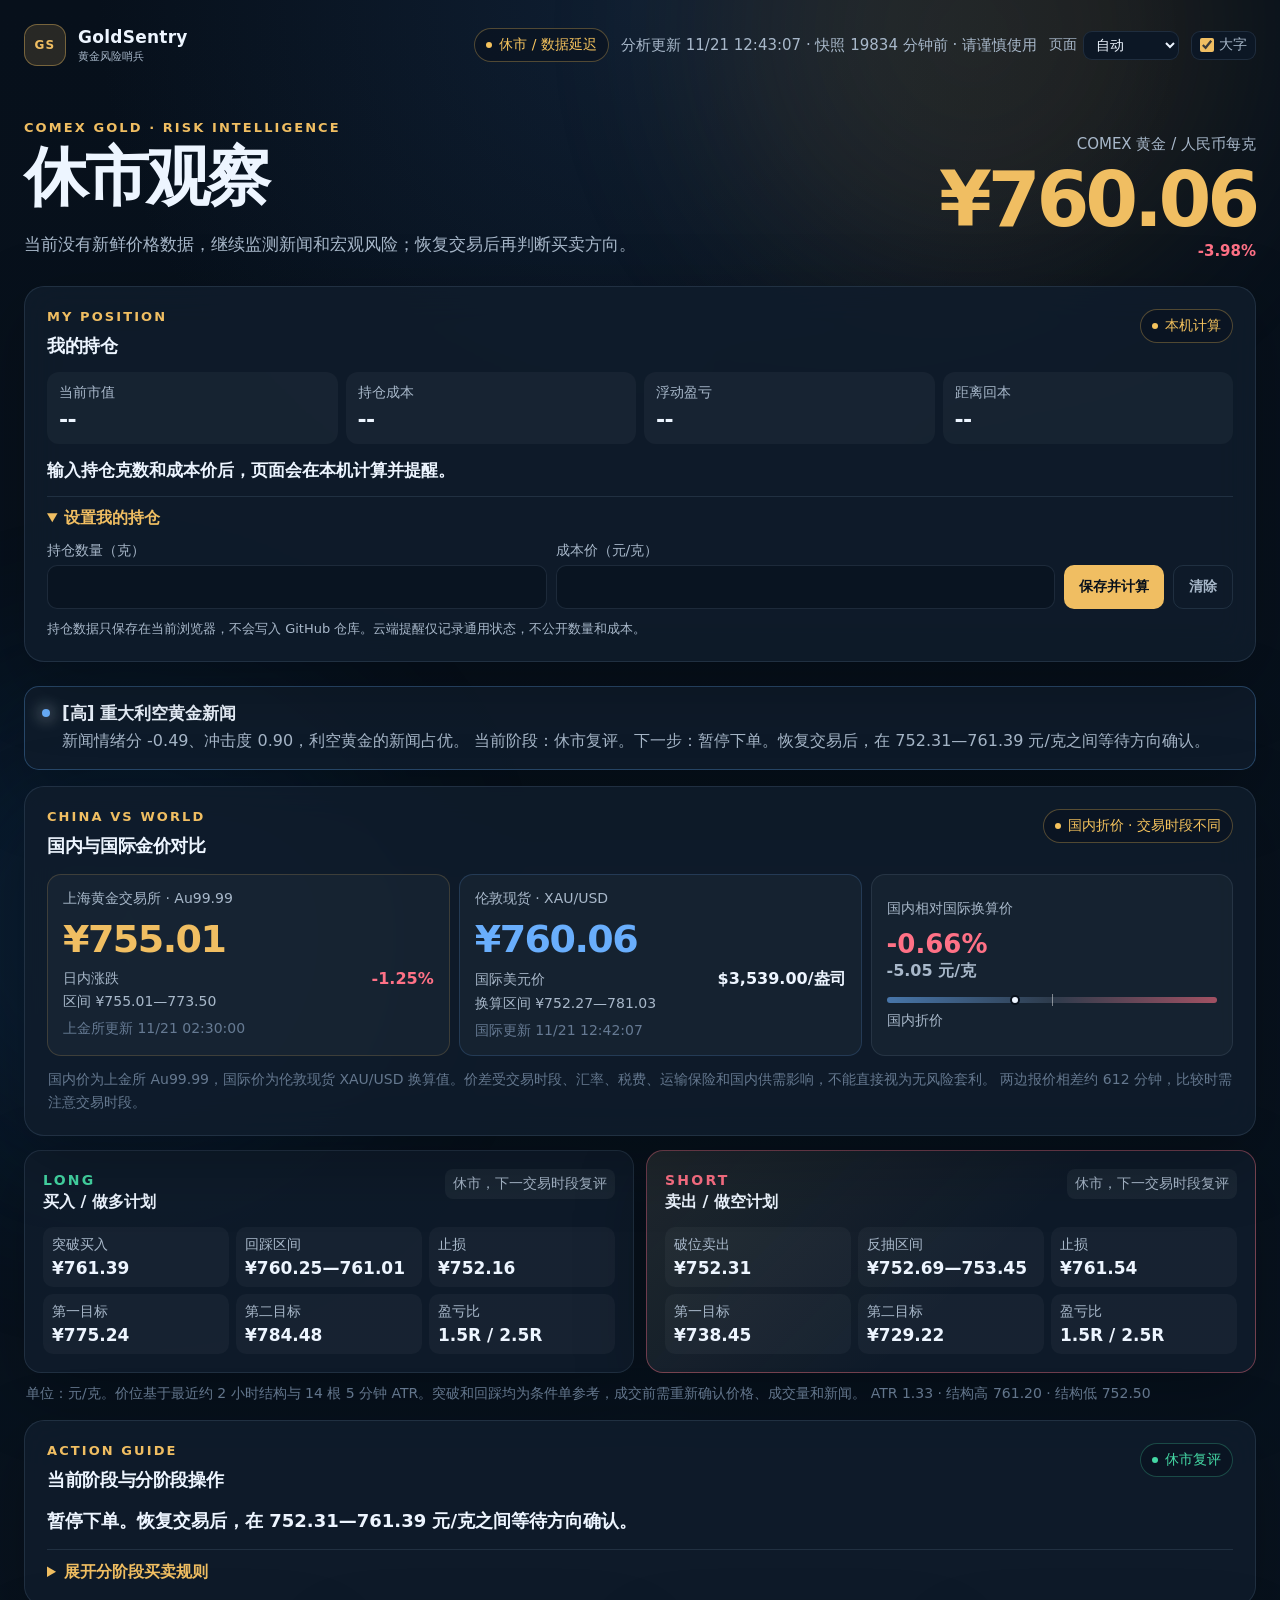
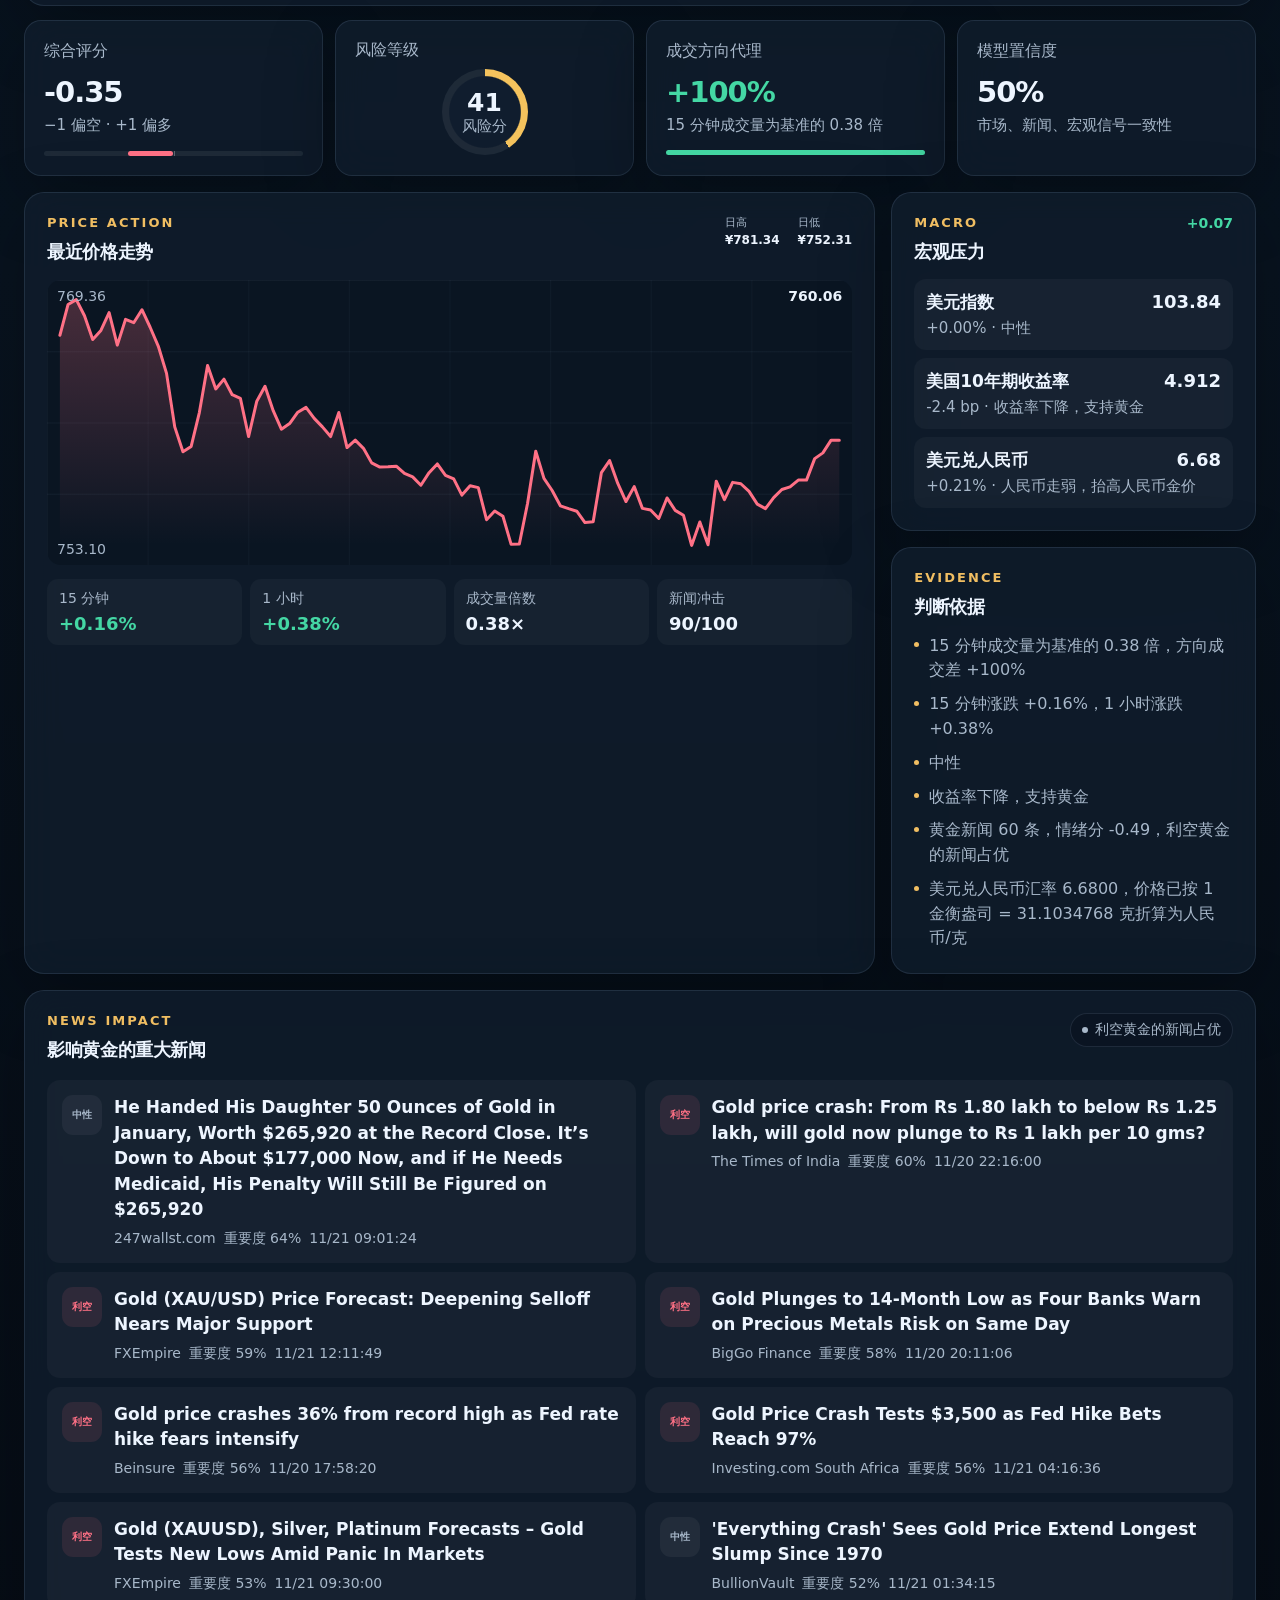
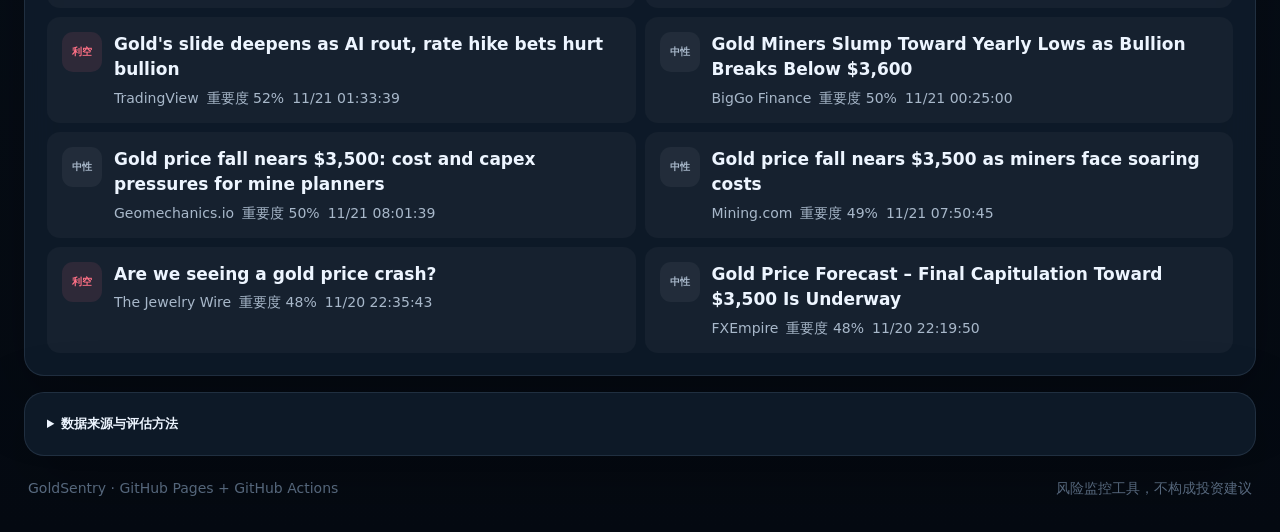
<file: site/index.html>
<!doctype html>
<html lang="zh-CN">
<head>
  <meta charset="utf-8">
  <meta name="viewport" content="width=device-width, initial-scale=1">
  <meta name="theme-color" content="#09111d">
  <meta name="description" content="GoldSentry 黄金价格、成交压力、宏观因子和重大新闻风险提醒">
  <title>GoldSentry · 黄金风险哨兵</title>
  <link rel="icon" href="favicon.svg" type="image/svg+xml">
  <link rel="stylesheet" href="styles.css">
</head>
<body>
  <div class="aurora aurora-one"></div>
  <div class="aurora aurora-two"></div>
  <main class="shell">
    <header class="topbar">
      <a class="brand" href="./" aria-label="GoldSentry 首页">
        <span class="brand-mark">GS</span>
        <span>
          <strong>GoldSentry</strong>
          <small>黄金风险哨兵</small>
        </span>
      </a>
      <div class="top-status">
        <span id="market-status" class="pill">读取数据</span>
        <span id="last-updated" class="muted">正在连接最新快照</span>
        <label class="view-switch">
          <span>页面</span>
          <select id="view-mode" aria-label="选择手机或电脑页面版本">
            <option value="auto">自动</option>
            <option value="mobile">手机版</option>
            <option value="desktop">电脑版</option>
            </select>
        </label>
        <label class="text-size-switch">
          <input id="large-text" type="checkbox" checked>
          <span>大字</span>
        </label>
      </div>
    </header>

    <section id="overview" class="hero">
      <div>
        <p class="eyebrow">COMEX GOLD · RISK INTELLIGENCE</p>
        <h1 id="decision">正在分析黄金风险</h1>
        <p id="action-text" class="hero-copy">读取价格方向、成交压力、美元、美债收益率和重大新闻。</p>
      </div>
      <div class="price-block">
        <span class="muted">COMEX 黄金 / 人民币每克</span>
        <strong id="price">--</strong>
        <span id="price-change" class="change neutral">--</span>
      </div>
    </section>

    <section id="portfolio" class="panel personal-panel">
      <div class="panel-head">
        <div>
          <p class="eyebrow">MY POSITION</p>
          <h2>我的持仓</h2>
        </div>
        <span id="portfolio-cloud-status" class="pill">本机计算</span>
      </div>
      <div class="portfolio-grid">
        <div><span>当前市值</span><strong id="portfolio-value">--</strong></div>
        <div><span>持仓成本</span><strong id="portfolio-cost">--</strong></div>
        <div><span>浮动盈亏</span><strong id="portfolio-pnl">--</strong></div>
        <div><span>距离回本</span><strong id="portfolio-breakeven">--</strong></div>
      </div>
      <p id="portfolio-action" class="portfolio-action">
        输入持仓克数和成本价后，页面会在本机浏览器计算并提醒。
      </p>
      <details id="portfolio-editor" class="portfolio-editor" open>
        <summary>设置我的持仓</summary>
        <form id="portfolio-form" class="portfolio-form">
          <label>持仓数量（克）
            <input id="portfolio-quantity" type="number" min="0.01" step="0.01" inputmode="decimal">
          </label>
          <label>成本价（元/克）
            <input id="portfolio-cost-input" type="number" min="0.01" step="0.01" inputmode="decimal">
          </label>
          <button type="submit">保存并计算</button>
          <button id="portfolio-clear" type="button" class="secondary">清除</button>
        </form>
        <small class="privacy-note">持仓数据只保存在当前浏览器，不会写入 GitHub 仓库。云端提醒仅记录通用状态，不公开数量和成本。</small>
      </details>
    </section>

    <section id="alerts" class="alerts" aria-live="polite">
      <article class="alert skeleton">正在检查风险阈值…</article>
    </section>

    <section id="comparison" class="panel comparison-panel">
      <div class="panel-head">
        <div>
          <p class="eyebrow">CHINA VS WORLD</p>
          <h2>国内与国际金价对比</h2>
        </div>
        <span id="comparison-status" class="pill">正在读取国内外价格</span>
      </div>
      <div class="comparison-grid">
        <article class="comparison-price domestic-price">
          <span class="comparison-label">上海黄金交易所 · Au99.99</span>
          <strong id="domestic-price">--</strong>
          <div class="comparison-change-row">
            <span>日内涨跌</span>
            <b id="domestic-change">--</b>
          </div>
          <small>区间 <span id="domestic-range">--</span></small>
          <time id="domestic-time">更新时间 --</time>
        </article>
        <article class="comparison-price international-price">
          <span class="comparison-label">伦敦现货 · XAU/USD</span>
          <strong id="international-price-cny">--</strong>
          <div class="comparison-change-row">
            <span>国际美元价</span>
            <b id="international-price-usd">--</b>
          </div>
          <small>换算区间 <span id="international-range">--</span></small>
          <time id="international-time">更新时间 --</time>
        </article>
        <article class="comparison-spread">
          <span class="comparison-label">国内相对国际换算价</span>
          <strong id="spread-pct">--</strong>
          <b id="spread-value">--</b>
          <div class="spread-meter" aria-hidden="true">
            <span class="spread-center"></span>
            <i id="spread-marker"></i>
          </div>
          <small id="spread-label">等待价差</small>
        </article>
      </div>
      <p id="comparison-note" class="comparison-note">
        国际价格将按实时 USD/CNY 和 1 金衡盎司 = 31.1034768 克换算。
      </p>
    </section>

    <section id="plans" class="plans" aria-label="买卖价位计划">
      <article id="buy-plan" class="plan buy-plan">
        <div class="plan-head">
          <div>
            <span class="plan-side">LONG</span>
            <h2>买入 / 做多计划</h2>
          </div>
          <span id="buy-plan-status" class="plan-status">等待价位</span>
        </div>
        <div class="plan-levels">
          <div><span>突破买入</span><strong id="buy-breakout">--</strong></div>
          <div><span>回踩区间</span><strong id="buy-pullback">--</strong></div>
          <div><span>止损</span><strong id="buy-stop">--</strong></div>
          <div><span>第一目标</span><strong id="buy-target1">--</strong></div>
          <div><span>第二目标</span><strong id="buy-target2">--</strong></div>
          <div><span>盈亏比</span><strong id="buy-rr">--</strong></div>
        </div>
      </article>
      <article id="sell-plan" class="plan sell-plan">
        <div class="plan-head">
          <div>
            <span class="plan-side">SHORT</span>
            <h2>卖出 / 做空计划</h2>
          </div>
          <span id="sell-plan-status" class="plan-status">等待价位</span>
        </div>
        <div class="plan-levels">
          <div><span>破位卖出</span><strong id="sell-breakdown">--</strong></div>
          <div><span>反抽区间</span><strong id="sell-rebound">--</strong></div>
          <div><span>止损</span><strong id="sell-stop">--</strong></div>
          <div><span>第一目标</span><strong id="sell-target1">--</strong></div>
          <div><span>第二目标</span><strong id="sell-target2">--</strong></div>
          <div><span>盈亏比</span><strong id="sell-rr">--</strong></div>
        </div>
      </article>
    </section>
    <p id="level-note" class="level-note">单位：元/克。价位按最近约 2 小时结构和 5 分钟 ATR 计算。</p>

    <section id="guidance" class="panel guidance-panel">
      <div class="panel-head">
        <div>
          <p class="eyebrow">ACTION GUIDE</p>
          <h2>当前阶段与分阶段操作</h2>
        </div>
        <span id="guidance-stage" class="pill">等待分析</span>
      </div>
      <p id="guidance-summary" class="guidance-summary">正在生成当前操作提示。</p>
      <details class="guidance-details">
        <summary>展开分阶段买卖规则</summary>
        <ol id="guidance-steps" class="guidance-steps">
          <li>等待价格、新闻和风控数据。</li>
        </ol>
      </details>
    </section>

    <section class="metrics" aria-label="关键指标">
      <article class="card">
        <span class="label">综合评分</span>
        <strong id="composite-score">--</strong>
        <small>−1 偏空 · +1 偏多</small>
        <div class="bar"><i id="score-bar"></i><b></b></div>
      </article>
      <article class="card risk-card">
        <span class="label">风险等级</span>
        <div class="ring" id="risk-ring">
          <strong id="risk-score">--</strong>
          <small>风险分</small>
        </div>
      </article>
      <article class="card">
        <span class="label">成交方向代理</span>
        <strong id="flow-ratio">--</strong>
        <small id="flow-caption">成交量异常程度 --</small>
        <div class="flow-bar">
          <i id="buy-flow"></i><i id="sell-flow"></i>
        </div>
      </article>
      <article class="card">
        <span class="label">模型置信度</span>
        <strong id="confidence">--</strong>
        <small>市场、新闻、宏观信号一致性</small>
      </article>
    </section>

    <section id="market" class="content-grid">
      <article class="panel chart-panel">
        <div class="panel-head">
          <div>
            <p class="eyebrow">PRICE ACTION</p>
            <h2>最近价格走势</h2>
          </div>
          <div class="range">
            <span>日高 <b id="day-high">--</b></span>
            <span>日低 <b id="day-low">--</b></span>
          </div>
        </div>
        <div id="chart" class="chart" role="img" aria-label="黄金最近价格曲线">
          <div class="empty-chart">等待价格数据</div>
        </div>
        <div class="return-grid">
          <div><span>15 分钟</span><strong id="return-15m">--</strong></div>
          <div><span>1 小时</span><strong id="return-1h">--</strong></div>
          <div><span>成交量倍数</span><strong id="volume-ratio">--</strong></div>
          <div><span>新闻冲击</span><strong id="news-impact">--</strong></div>
        </div>
      </article>

      <aside class="side-stack">
        <article class="panel">
          <div class="panel-head">
            <div>
              <p class="eyebrow">MACRO</p>
              <h2>宏观压力</h2>
            </div>
            <span id="macro-score" class="score-chip">--</span>
          </div>
          <div id="macro-list" class="macro-list">
            <div class="empty">等待美元和美债收益率数据</div>
          </div>
        </article>
        <article class="panel">
          <div class="panel-head">
            <div>
              <p class="eyebrow">EVIDENCE</p>
              <h2>判断依据</h2>
            </div>
          </div>
          <ul id="reasons" class="reasons">
            <li>正在计算价格与新闻信号。</li>
          </ul>
        </article>
      </aside>
    </section>

    <section id="news" class="panel news-panel">
      <div class="panel-head">
        <div>
          <p class="eyebrow">NEWS IMPACT</p>
          <h2>影响黄金的重大新闻</h2>
        </div>
        <span id="news-summary" class="pill">--</span>
      </div>
      <div id="news-list" class="news-list">
        <div class="empty">等待新闻数据</div>
      </div>
      <button id="news-toggle" class="news-toggle" type="button" hidden>展开更多新闻</button>
    </section>

    <details class="method panel">
      <summary>数据来源与评估方法</summary>
      <div class="method-grid">
        <p><strong>成交压力：</strong>使用 5 分钟 K 线方向、实体强度和成交量构建买盘/卖盘代理。普通行情源不提供逐笔主动成交，因此该值不是交易所认证的主动买/主动卖数据。</p>
        <p><strong>中国单位：</strong>原始 COMEX 美元/盎司行情按实时 USD/CNY 和 1 金衡盎司 = 31.1034768 克折算为人民币/克；汇率变化也会影响人民币金价。</p>
        <p><strong>新闻评分：</strong>对最近 24 小时的黄金相关标题做多来源去重，结合时效、来源级别、冲击词和定向词计算。重大事件仍应核对新闻正文。</p>
        <p><strong>提醒原则：</strong>买卖提醒需要价格方向、成交量异常和综合评分同时达到阈值。新闻或休市数据可单独触发风险提示。</p>
        <p><strong>重要限制：</strong>本工具用于风险监控，不构成投资建议，也不执行自动交易。GitHub Actions 定时任务可能延迟数分钟。</p>
      </div>
      <div id="sources" class="sources"></div>
    </details>

    <footer>
      <span>GoldSentry · GitHub Pages + GitHub Actions</span>
      <span>风险监控工具，不构成投资建议</span>
    </footer>
  </main>
  <nav class="mobile-nav" aria-label="手机页面导航">
    <a class="active" href="#overview">总览</a>
    <a href="#comparison">对比</a>
    <a href="#plans">买卖点</a>
    <a href="#market">行情</a>
    <a href="#news">新闻</a>
  </nav>
  <script src="app.js" defer></script>
</body>
</html>
</file>
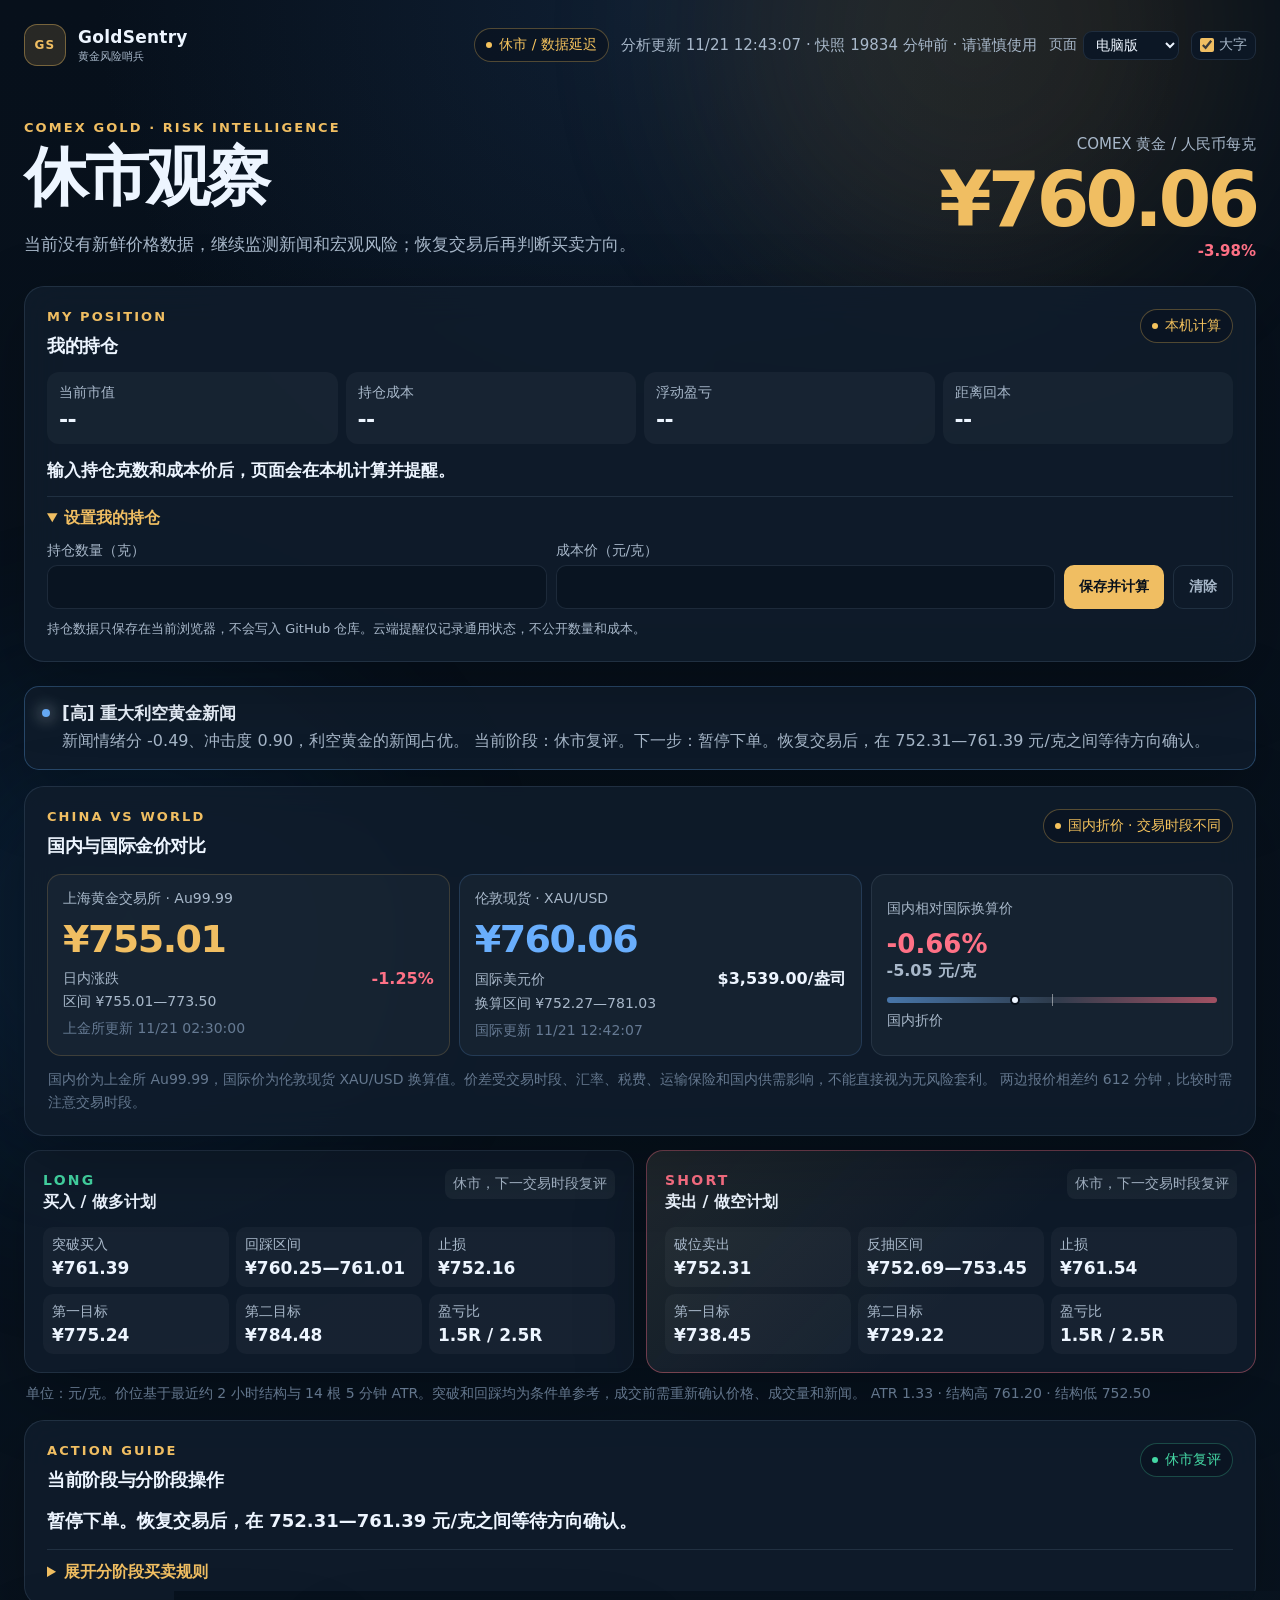
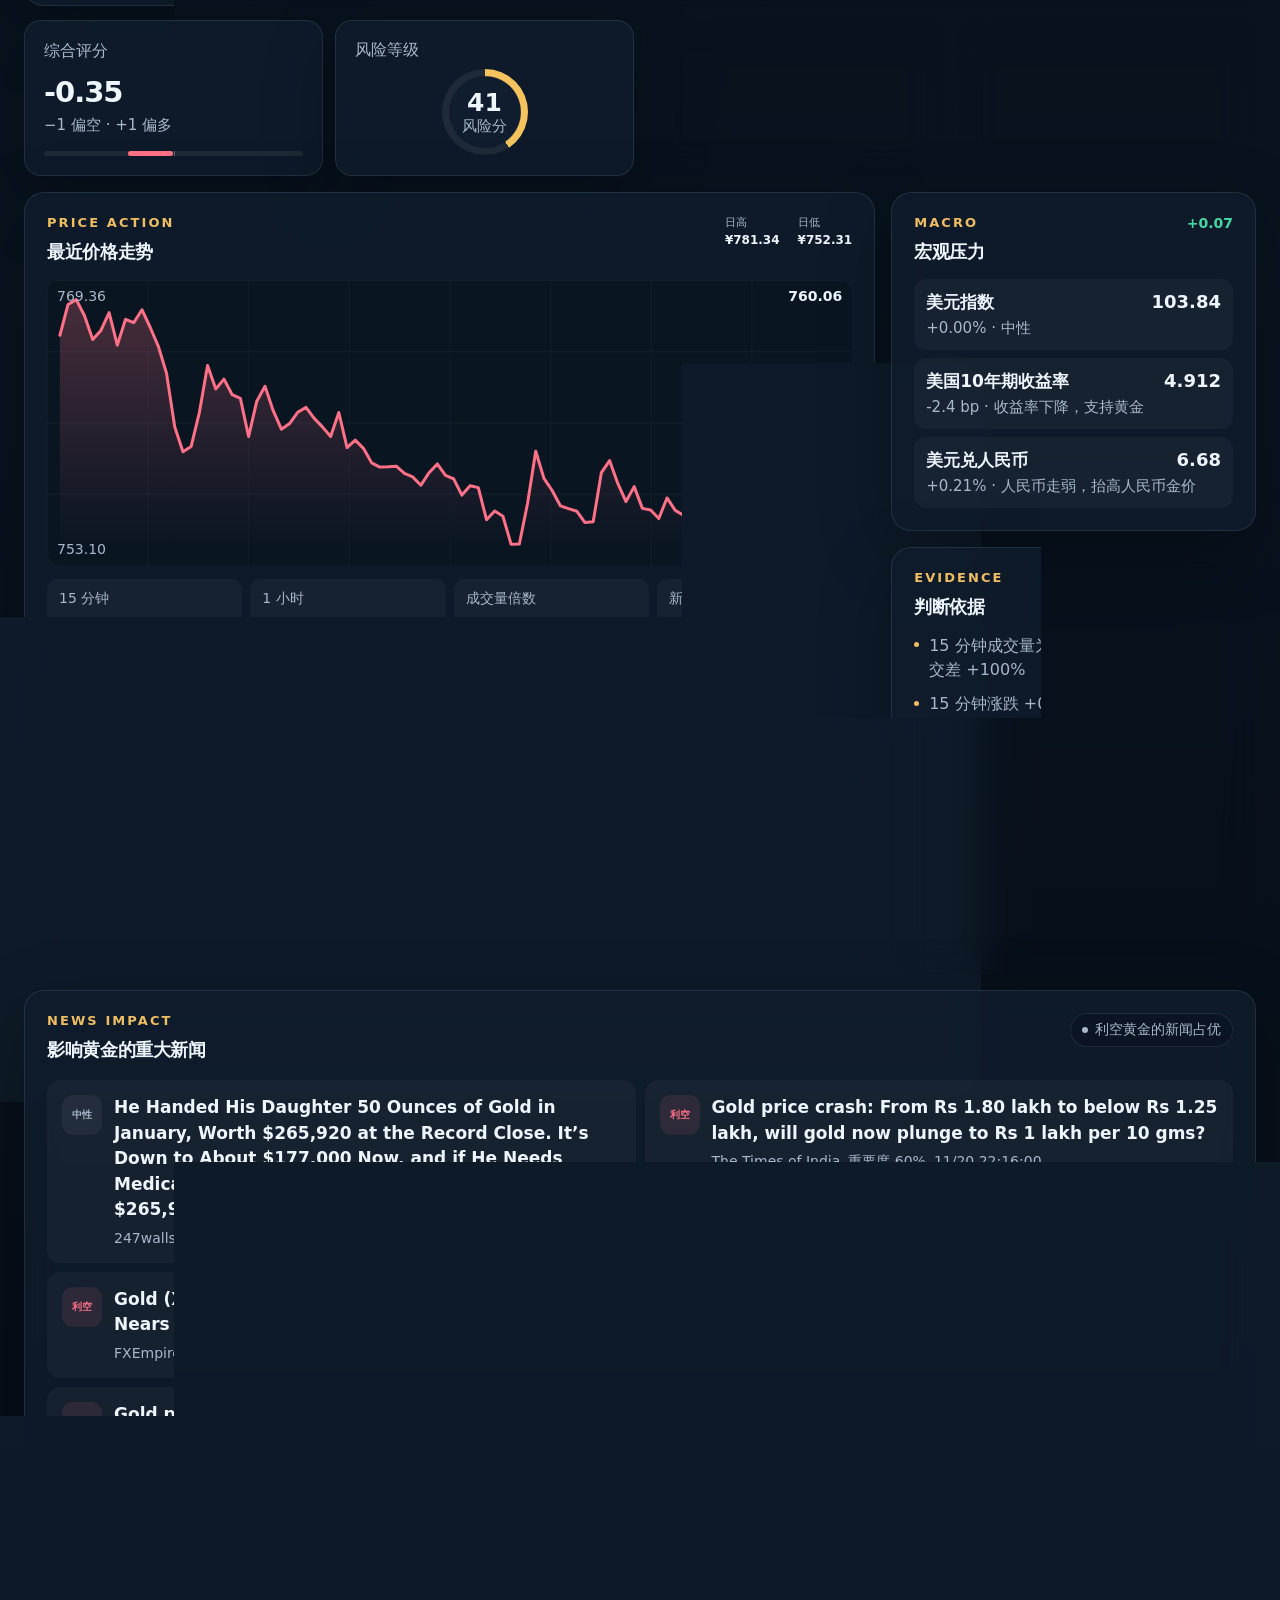
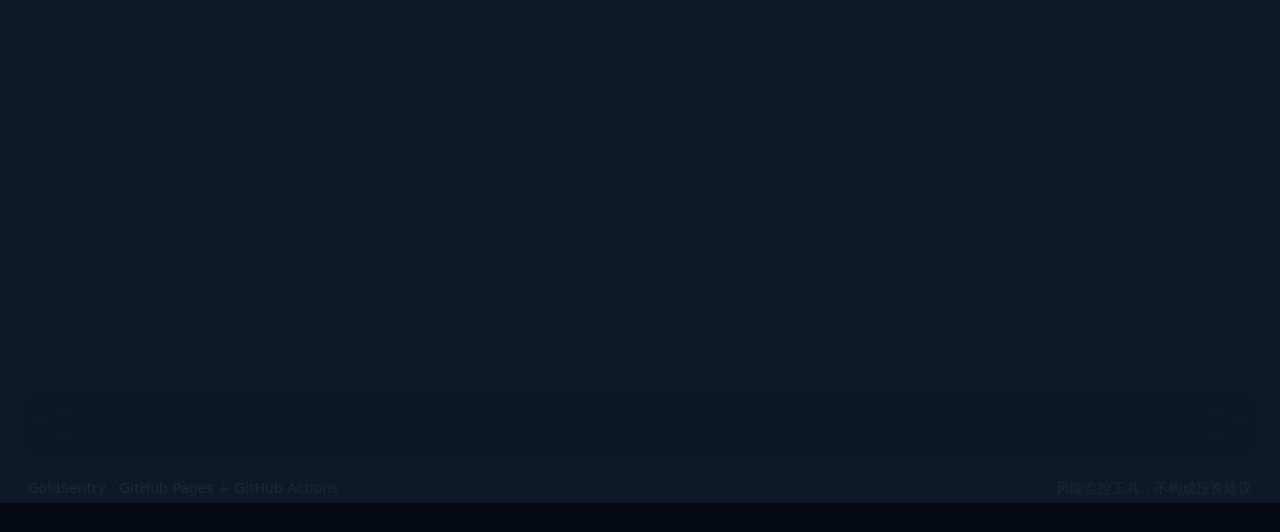
<file: site/desktop.html>
<!doctype html>
<html lang="zh-CN">
<head>
  <meta charset="utf-8">
  <meta name="viewport" content="width=device-width, initial-scale=1">
  <meta http-equiv="refresh" content="0; url=./?view=desktop">
  <title>GoldSentry 电脑版</title>
</head>
<body>
  <p>正在打开 <a href="./?view=desktop">GoldSentry 电脑版</a>…</p>
  <script>location.replace("./?view=desktop");</script>
</body>
</html>
</file>
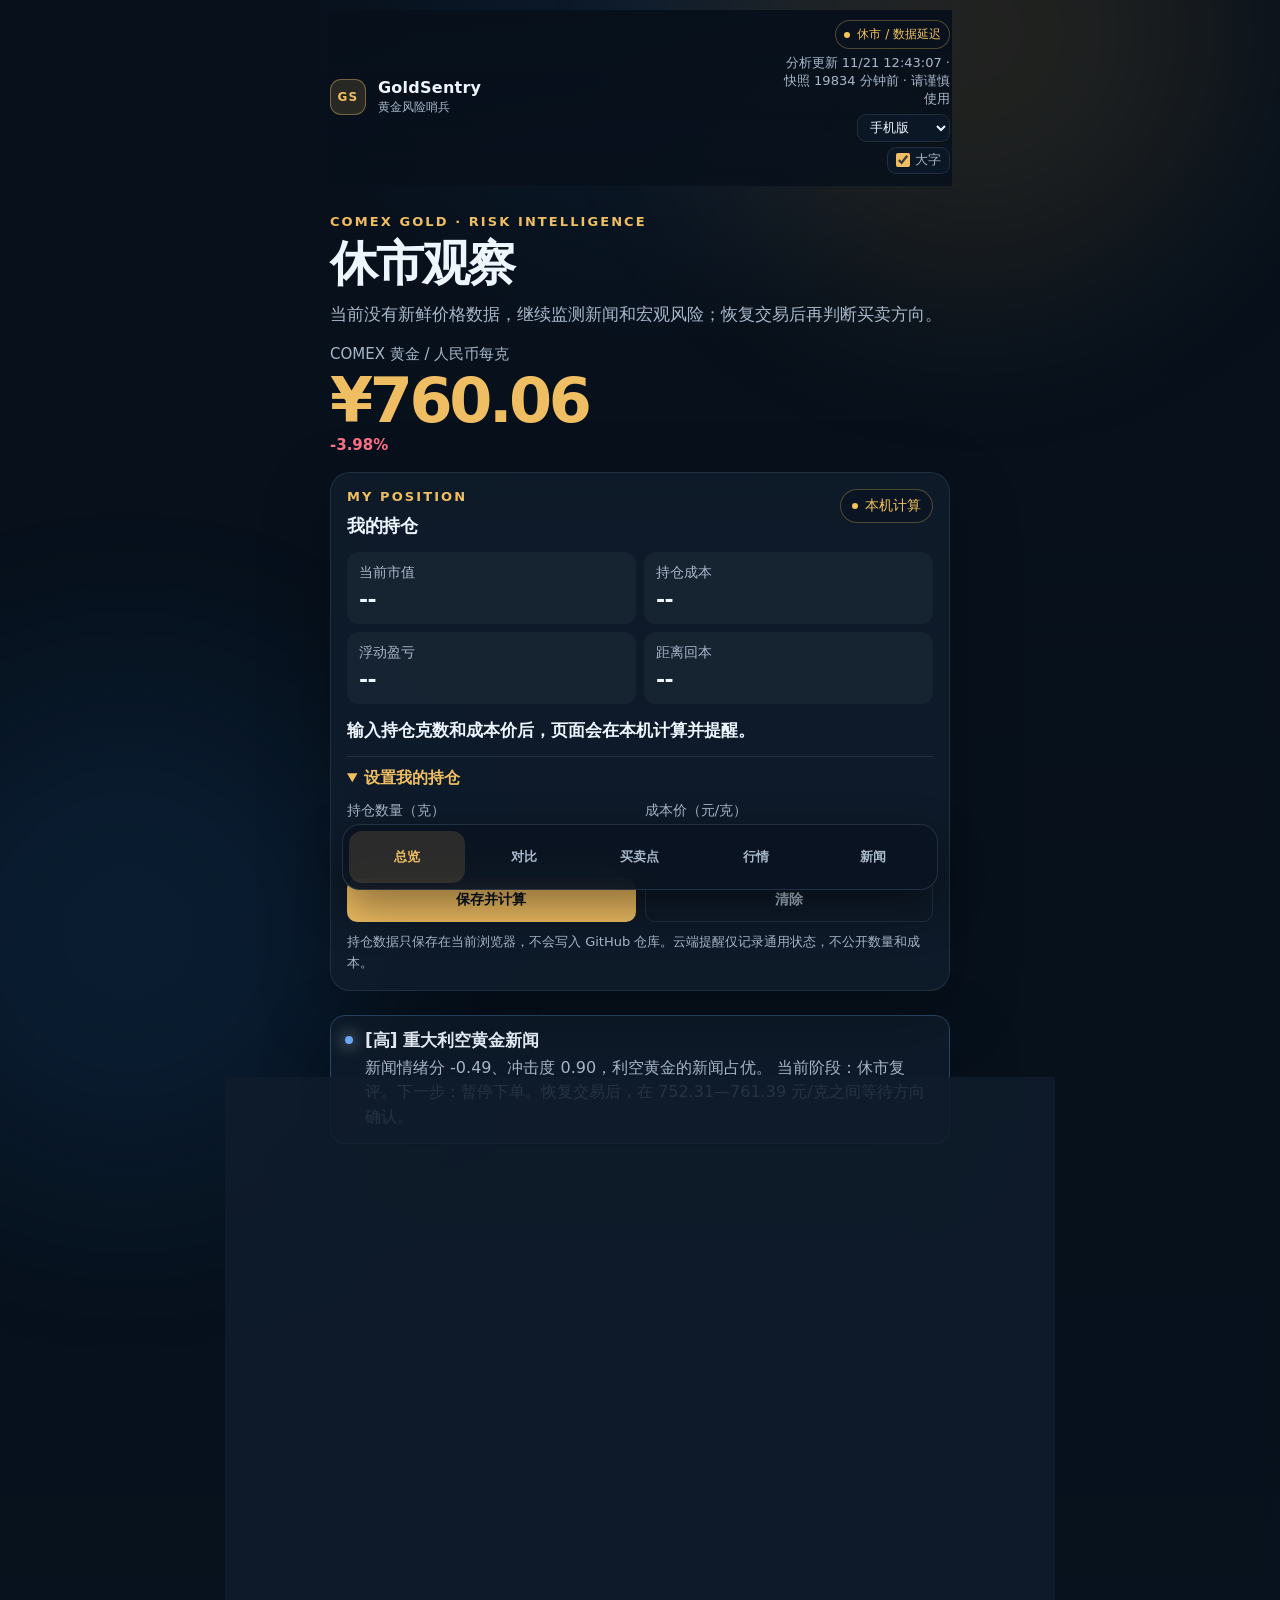
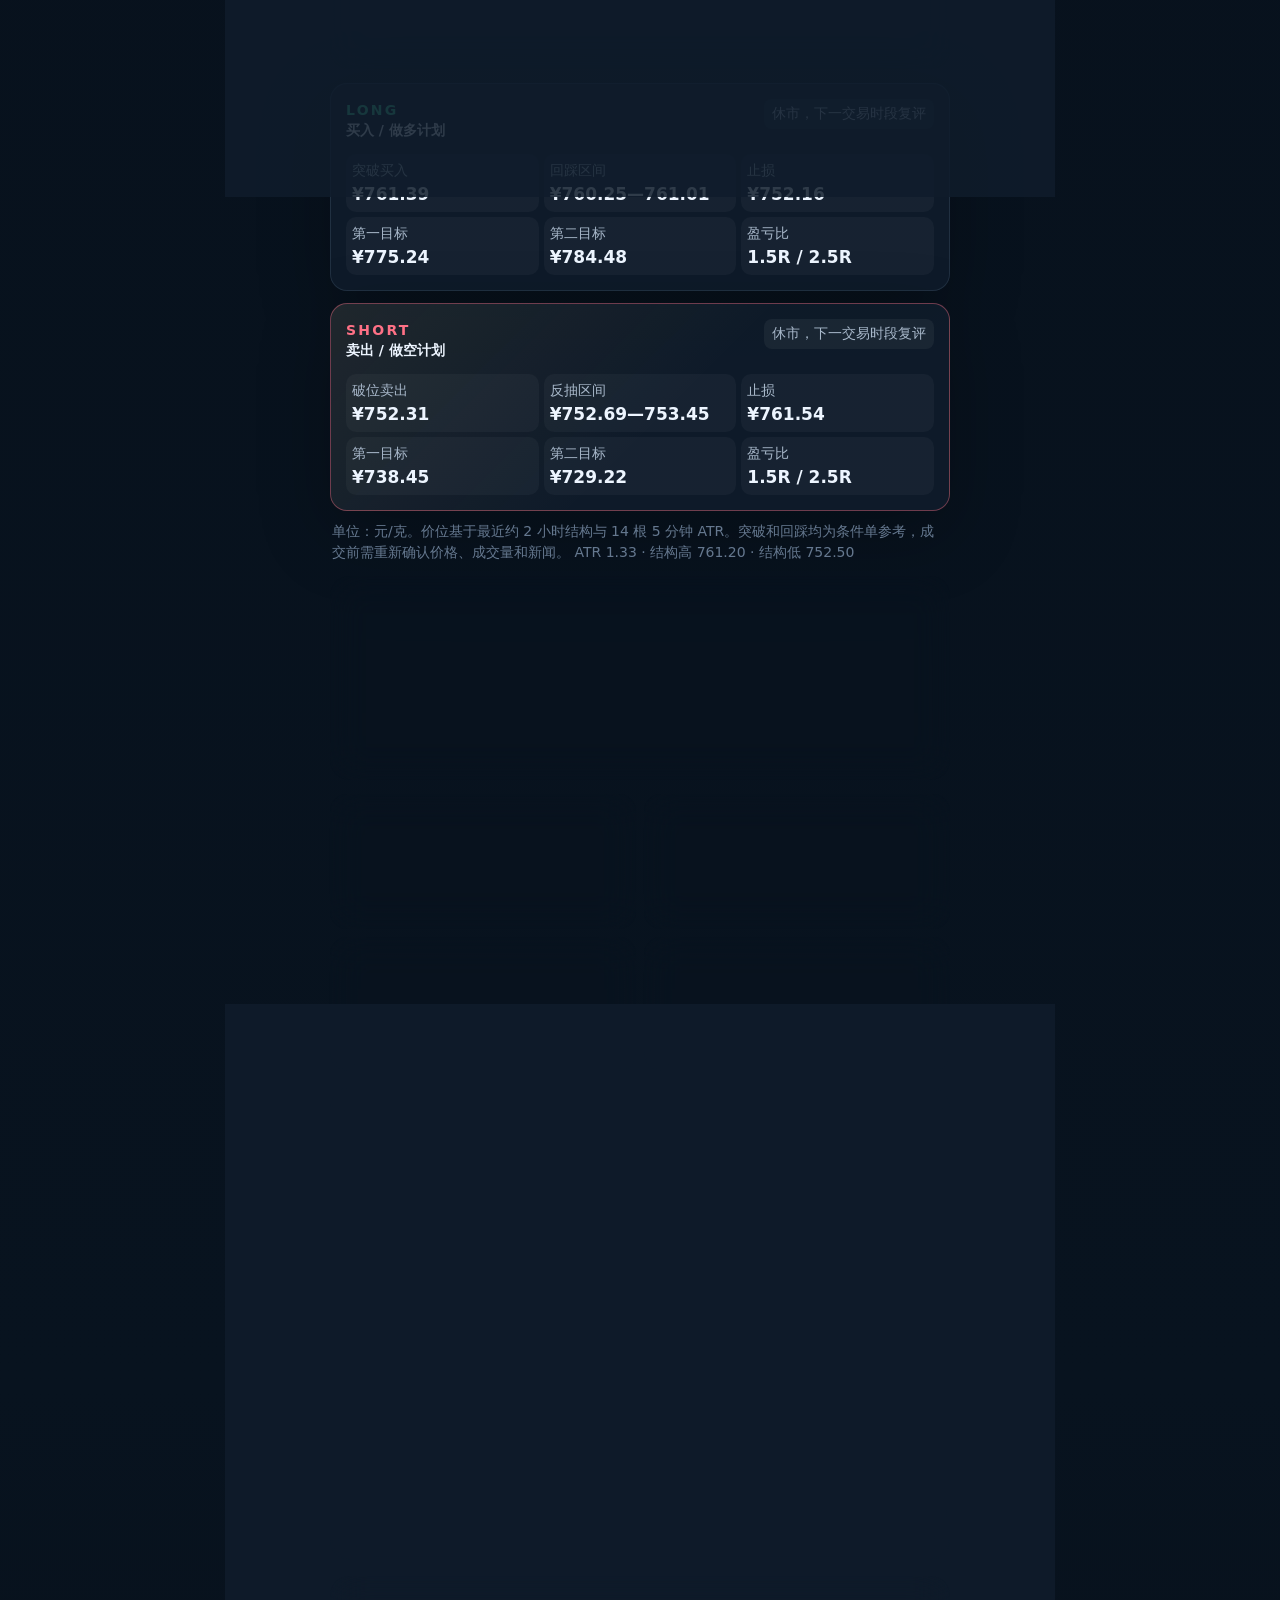
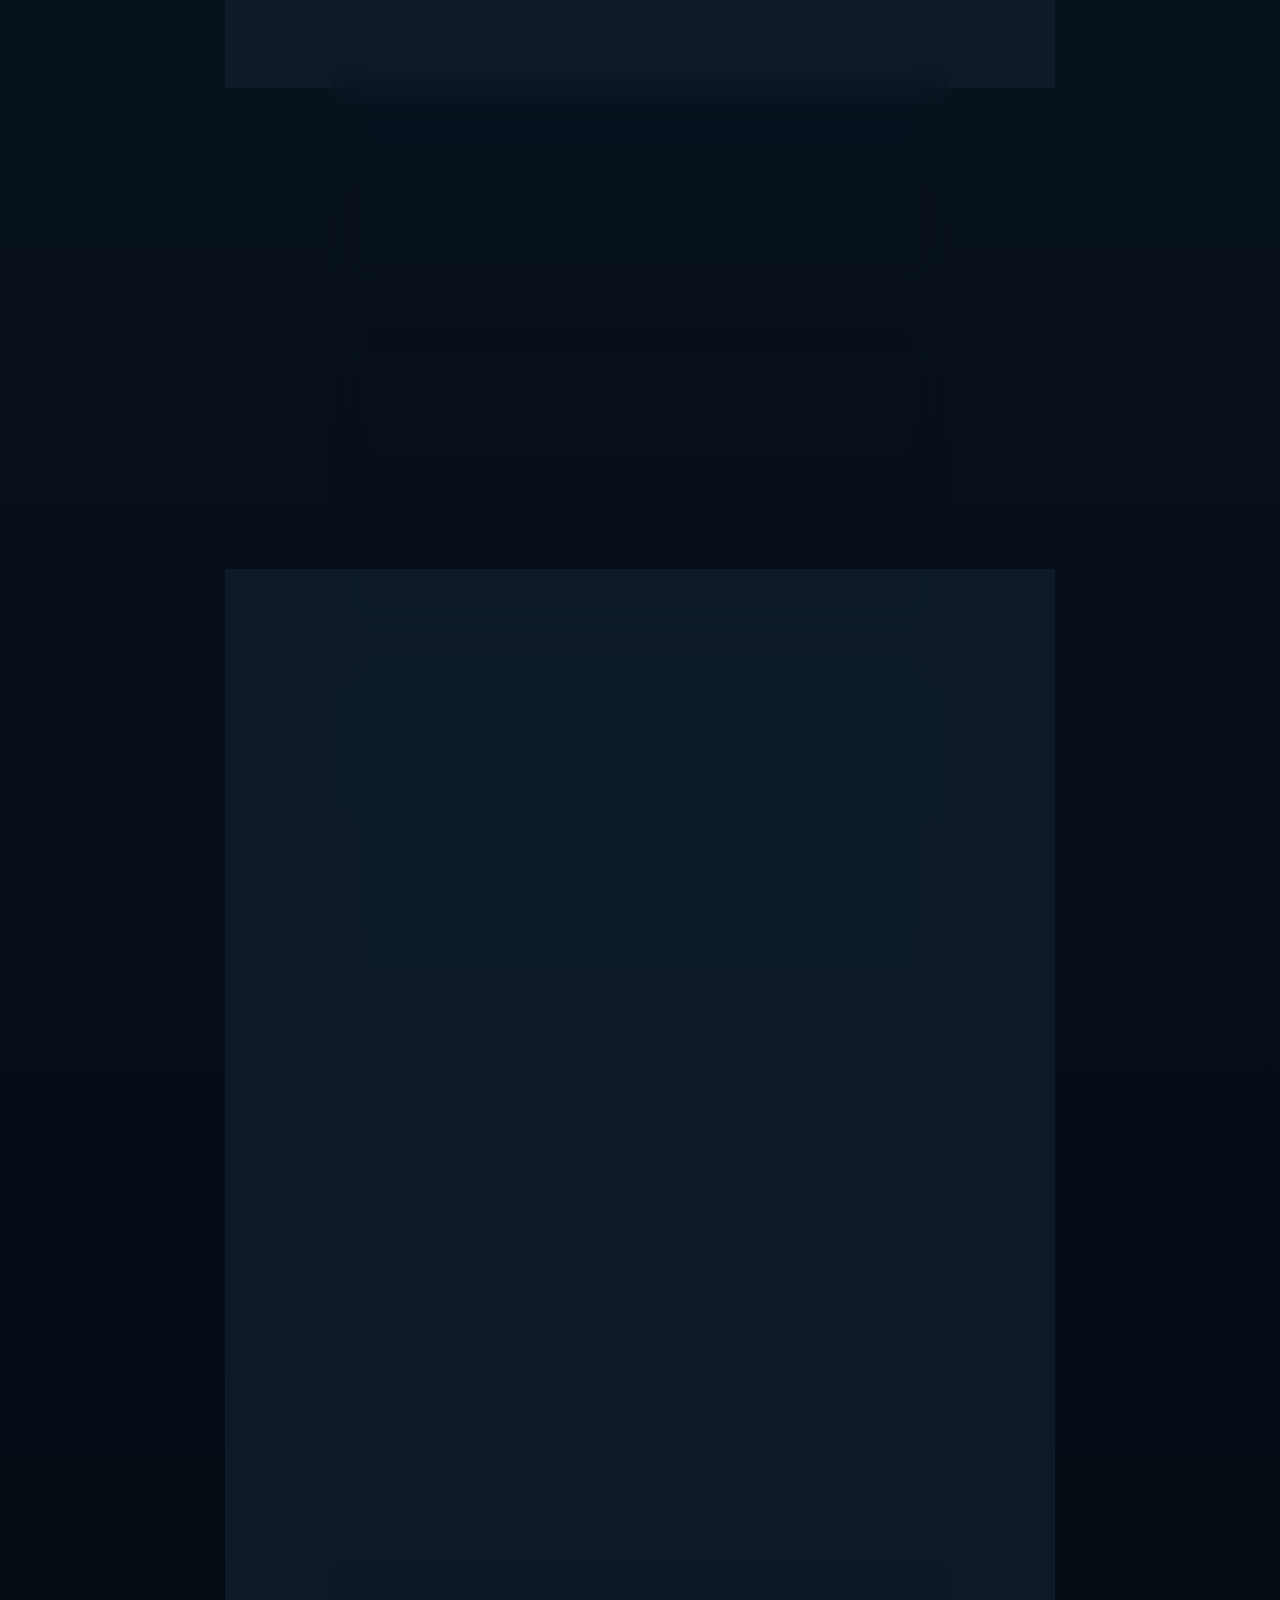
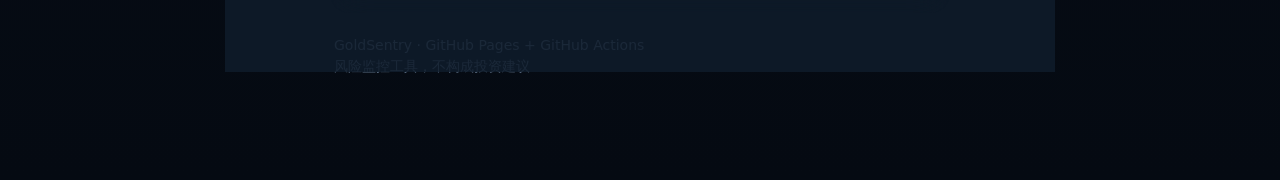
<file: site/mobile.html>
<!doctype html>
<html lang="zh-CN">
<head>
  <meta charset="utf-8">
  <meta name="viewport" content="width=device-width, initial-scale=1">
  <meta http-equiv="refresh" content="0; url=./?view=mobile">
  <title>GoldSentry 手机版</title>
</head>
<body>
  <p>正在打开 <a href="./?view=mobile">GoldSentry 手机版</a>…</p>
  <script>location.replace("./?view=mobile");</script>
</body>
</html>
</file>
<file: site/styles.css>
:root {
  color-scheme: dark;
  --bg: #07101b;
  --panel: rgba(16, 28, 44, 0.86);
  --panel-strong: #132238;
  --line: rgba(151, 177, 210, 0.14);
  --text: #edf5ff;
  --muted: #a8b8ca;
  --gold: #f0be62;
  --gold-soft: rgba(240, 190, 98, 0.14);
  --green: #44d7a4;
  --red: #ff7186;
  --blue: #69aefc;
  --amber: #f5c35d;
  --radius: 20px;
  --shadow: 0 22px 70px rgba(0, 0, 0, 0.26);
}

* { box-sizing: border-box; }

html { scroll-behavior: smooth; }

body {
  margin: 0;
  min-height: 100vh;
  overflow-x: hidden;
  background:
    radial-gradient(circle at top, rgba(37, 72, 117, 0.25), transparent 34rem),
    linear-gradient(180deg, #07101b 0%, #08131f 50%, #050a12 100%);
  color: var(--text);
  font-family: Inter, "Microsoft YaHei UI", "PingFang SC", system-ui, sans-serif;
  font-size: 16px;
}

a { color: inherit; }

.aurora {
  position: fixed;
  width: 32rem;
  height: 32rem;
  border-radius: 50%;
  filter: blur(100px);
  opacity: 0.12;
  pointer-events: none;
}

.aurora-one { top: -14rem; right: 4%; background: #d6a34a; }
.aurora-two { bottom: -18rem; left: -8rem; background: #1d73c8; }

.shell {
  position: relative;
  width: min(1420px, calc(100% - 48px));
  margin: 0 auto;
  padding: 24px 0 34px;
}

.topbar {
  display: flex;
  align-items: center;
  justify-content: space-between;
  gap: 24px;
  margin-bottom: 54px;
}

.brand {
  display: inline-flex;
  align-items: center;
  gap: 12px;
  text-decoration: none;
}

.brand-mark {
  display: grid;
  width: 42px;
  height: 42px;
  place-items: center;
  border: 1px solid rgba(240, 190, 98, 0.4);
  border-radius: 13px;
  background: var(--gold-soft);
  color: var(--gold);
  font-size: 12px;
  font-weight: 900;
  letter-spacing: 0.1em;
}

.brand strong { display: block; font-size: 17px; letter-spacing: 0.015em; }
.brand small { display: block; margin-top: 2px; color: var(--muted); font-size: 11px; }

.top-status {
  display: flex;
  align-items: center;
  justify-content: flex-end;
  gap: 12px;
  flex-wrap: wrap;
}

.pill {
  display: inline-flex;
  align-items: center;
  gap: 7px;
  width: fit-content;
  padding: 7px 11px;
  border: 1px solid var(--line);
  border-radius: 999px;
  background: rgba(10, 19, 32, 0.7);
  color: var(--muted);
  font-size: 12px;
}

.pill::before {
  width: 6px;
  height: 6px;
  border-radius: 50%;
  background: currentColor;
  content: "";
}

.pill.live { color: var(--green); border-color: rgba(68, 215, 164, 0.28); }
.pill.stale { color: var(--amber); border-color: rgba(245, 195, 93, 0.3); }
.pill.error { color: var(--red); border-color: rgba(255, 113, 134, 0.3); }
.muted { color: var(--muted); font-size: 12px; }

.view-switch {
  display: inline-flex;
  align-items: center;
  gap: 6px;
  color: var(--muted);
  font-size: 10px;
}

.view-switch select {
  height: 29px;
  padding: 0 24px 0 8px;
  border: 1px solid var(--line);
  border-radius: 9px;
  outline: 0;
  background: #0c1725;
  color: var(--text);
  font: inherit;
  cursor: pointer;
}

.view-switch select:focus {
  border-color: rgba(240, 190, 98, 0.5);
  box-shadow: 0 0 0 2px rgba(240, 190, 98, 0.12);
}

.text-size-switch {
  display: inline-flex;
  align-items: center;
  gap: 5px;
  min-height: 29px;
  padding: 0 8px;
  border: 1px solid var(--line);
  border-radius: 9px;
  background: #0c1725;
  color: var(--muted);
  font-size: 11px;
  cursor: pointer;
}

.text-size-switch input {
  width: 14px;
  height: 14px;
  margin: 0;
  accent-color: var(--gold);
}

#overview,
#portfolio,
#comparison,
#plans,
#guidance,
#market,
#news { scroll-margin-top: 24px; }

.mobile-nav { display: none; }

html.layout-transition .shell,
html.layout-transition .hero,
html.layout-transition .plans,
html.layout-transition .metrics,
html.layout-transition .content-grid {
  transition: grid-template-columns 0.22s ease, max-width 0.22s ease;
}

.hero {
  display: grid;
  grid-template-columns: minmax(0, 1.2fr) minmax(270px, 0.8fr);
  align-items: end;
  gap: 40px;
  margin-bottom: 26px;
}

.eyebrow {
  margin: 0 0 10px;
  color: var(--gold);
  font-size: 10px;
  font-weight: 800;
  letter-spacing: 0.16em;
}

h1 {
  max-width: 760px;
  margin: 0;
  font-size: clamp(34px, 5vw, 66px);
  line-height: 1.03;
  letter-spacing: -0.045em;
}

.hero-copy {
  max-width: 740px;
  margin: 18px 0 0;
  color: var(--muted);
  font-size: 15px;
  line-height: 1.8;
}

.price-block {
  justify-self: end;
  text-align: right;
}

.price-block > span { display: block; }
.price-block strong {
  display: block;
  margin: 8px 0 4px;
  color: var(--gold);
  font-size: clamp(42px, 6vw, 76px);
  line-height: 1;
  letter-spacing: -0.055em;
}

.change { font-size: 15px; font-weight: 750; }
.positive { color: var(--green) !important; }
.negative { color: var(--red) !important; }
.neutral { color: var(--muted) !important; }

.alerts {
  display: grid;
  grid-template-columns: repeat(auto-fit, minmax(280px, 1fr));
  gap: 10px;
  margin: 24px 0 16px;
}

.alert {
  display: flex;
  align-items: flex-start;
  gap: 12px;
  padding: 15px 17px;
  border: 1px solid var(--line);
  border-radius: 15px;
  background: var(--panel);
  box-shadow: var(--shadow);
}

.alert::before {
  flex: 0 0 auto;
  width: 8px;
  height: 8px;
  margin-top: 7px;
  border-radius: 50%;
  background: var(--blue);
  box-shadow: 0 0 16px currentColor;
  content: "";
}

.alert.buy { border-color: rgba(68, 215, 164, 0.28); }
.alert.buy::before { background: var(--green); }
.alert.sell { border-color: rgba(255, 113, 134, 0.3); }
.alert.sell::before { background: var(--red); }
.alert.news { border-color: rgba(105, 174, 252, 0.3); }
.alert.risk { border-color: rgba(245, 195, 93, 0.3); }
.alert.risk::before { background: var(--amber); }
.alert strong { display: block; margin-bottom: 4px; font-size: 13px; }
.alert p { margin: 0; color: var(--muted); font-size: 12px; line-height: 1.55; }
.alert.skeleton { color: var(--muted); font-size: 12px; }

.comparison-panel {
  margin-bottom: 14px;
}

.comparison-grid {
  display: grid;
  grid-template-columns: 1fr 1fr 0.9fr;
  gap: 9px;
  margin-top: 16px;
}

.comparison-price,
.comparison-spread {
  min-width: 0;
  padding: 15px;
  border: 1px solid transparent;
  border-radius: 14px;
  background: rgba(255, 255, 255, 0.035);
}

.domestic-price { border-color: rgba(240, 190, 98, 0.18); }
.international-price { border-color: rgba(105, 174, 252, 0.18); }
.comparison-spread { border-color: rgba(143, 163, 187, 0.14); }

.comparison-label {
  display: block;
  color: var(--muted);
  font-size: 9px;
}

.comparison-price > strong {
  display: block;
  margin: 9px 0 8px;
  color: var(--gold);
  font-size: clamp(25px, 3vw, 38px);
  letter-spacing: -0.04em;
}

.international-price > strong { color: var(--blue); }

.comparison-change-row {
  display: flex;
  align-items: center;
  justify-content: space-between;
  gap: 8px;
  color: var(--muted);
  font-size: 9px;
}

.comparison-change-row b { color: var(--text); font-size: 11px; }
.comparison-price small { display: block; margin-top: 5px; color: var(--muted); font-size: 8px; }
.comparison-price time { display: block; margin-top: 9px; color: #667a93; font-size: 8px; }

.comparison-spread {
  display: flex;
  flex-direction: column;
  justify-content: center;
}

.comparison-spread > strong {
  display: block;
  margin-top: 11px;
  font-size: 26px;
}

.comparison-spread > b { margin-top: 2px; color: var(--muted); font-size: 11px; }

.spread-meter {
  position: relative;
  height: 6px;
  margin-top: 15px;
  border-radius: 99px;
  background: linear-gradient(90deg, rgba(105, 174, 252, 0.6), rgba(143, 163, 187, 0.2) 50%, rgba(255, 113, 134, 0.6));
}

.spread-center {
  position: absolute;
  top: -3px;
  bottom: -3px;
  left: 50%;
  width: 1px;
  background: rgba(255, 255, 255, 0.45);
}

.spread-meter i {
  position: absolute;
  top: 50%;
  left: 50%;
  width: 10px;
  height: 10px;
  border: 2px solid #07101b;
  border-radius: 50%;
  background: var(--text);
  transform: translate(-50%, -50%);
  transition: left 0.35s ease;
}

.comparison-spread small {
  margin-top: 9px;
  color: var(--muted);
  font-size: 9px;
}

.comparison-note {
  margin: 12px 1px 0;
  color: #65788f;
  font-size: 9px;
  line-height: 1.6;
}

.comparison-panel.unavailable .comparison-grid { opacity: 0.55; }

.personal-panel {
  margin-bottom: 14px;
  border-color: rgba(240, 190, 98, 0.2);
}

.portfolio-grid {
  display: grid;
  grid-template-columns: repeat(4, minmax(0, 1fr));
  gap: 8px;
  margin-top: 14px;
}

.portfolio-grid div {
  padding: 12px;
  border-radius: 12px;
  background: rgba(255, 255, 255, 0.04);
}

.portfolio-grid span {
  display: block;
  color: var(--muted);
  font-size: 11px;
}

.portfolio-grid strong {
  display: block;
  margin-top: 5px;
  font-size: 19px;
  letter-spacing: -0.025em;
}

.portfolio-action {
  margin: 12px 0 0;
  color: var(--text);
  font-size: 14px;
  font-weight: 700;
  line-height: 1.65;
}

.portfolio-editor {
  margin-top: 12px;
  border-top: 1px solid var(--line);
  padding-top: 11px;
}

.portfolio-editor summary {
  width: fit-content;
  color: var(--gold);
  font-size: 13px;
  font-weight: 700;
  cursor: pointer;
}

.portfolio-form {
  display: grid;
  grid-template-columns: 1fr 1fr auto auto;
  align-items: end;
  gap: 9px;
  margin-top: 13px;
}

.portfolio-form label {
  display: grid;
  gap: 5px;
  color: var(--muted);
  font-size: 12px;
}

.portfolio-form input {
  min-height: 44px;
  padding: 8px 10px;
  border: 1px solid var(--line);
  border-radius: 10px;
  outline: 0;
  background: #091421;
  color: var(--text);
  font: inherit;
  font-size: 16px;
}

.portfolio-form input:focus {
  border-color: rgba(240, 190, 98, 0.55);
  box-shadow: 0 0 0 2px rgba(240, 190, 98, 0.1);
}

.portfolio-form button {
  min-height: 44px;
  padding: 0 15px;
  border: 0;
  border-radius: 10px;
  background: var(--gold);
  color: #07101b;
  font: inherit;
  font-size: 14px;
  font-weight: 800;
  cursor: pointer;
}

.portfolio-form button.secondary {
  border: 1px solid var(--line);
  background: transparent;
  color: var(--muted);
}

.privacy-note {
  display: block;
  margin-top: 10px;
  color: var(--muted);
  font-size: 11px;
  line-height: 1.6;
}

.guidance-panel {
  margin-bottom: 14px;
}

.guidance-summary {
  margin: 14px 0 0;
  color: var(--text);
  font-size: 15px;
  font-weight: 700;
  line-height: 1.7;
}

.guidance-details {
  margin-top: 12px;
  border-top: 1px solid var(--line);
  padding-top: 12px;
}

.guidance-details summary {
  width: fit-content;
  color: var(--gold);
  font-size: 13px;
  font-weight: 700;
  cursor: pointer;
}

.guidance-steps {
  display: grid;
  gap: 10px;
  margin: 13px 0 0;
  padding-left: 24px;
}

.guidance-steps li {
  padding-left: 5px;
  color: var(--muted);
  font-size: 13px;
  line-height: 1.65;
}

.guidance-steps b { color: var(--text); }

.plans {
  display: grid;
  grid-template-columns: 1fr 1fr;
  gap: 12px;
  margin-bottom: 10px;
}

.plan {
  padding: 18px;
  border: 1px solid var(--line);
  border-radius: 17px;
  background: var(--panel);
  box-shadow: var(--shadow);
  transition: 0.2s ease;
}

.plan.active {
  border-color: rgba(240, 190, 98, 0.45);
  background:
    linear-gradient(135deg, rgba(240, 190, 98, 0.08), transparent 55%),
    var(--panel);
}

.buy-plan.active { border-color: rgba(68, 215, 164, 0.4); }
.sell-plan.active { border-color: rgba(255, 113, 134, 0.4); }

.plan-head {
  display: flex;
  align-items: flex-start;
  justify-content: space-between;
  gap: 12px;
}

.plan-head h2 { margin: 3px 0 0; font-size: 16px; }
.plan-side {
  color: var(--gold);
  font-size: 9px;
  font-weight: 900;
  letter-spacing: 0.16em;
}

.buy-plan .plan-side { color: var(--green); }
.sell-plan .plan-side { color: var(--red); }

.plan-status {
  max-width: 58%;
  padding: 5px 8px;
  border-radius: 8px;
  background: rgba(255, 255, 255, 0.05);
  color: var(--muted);
  font-size: 9px;
  line-height: 1.4;
  text-align: right;
}

.plan-levels {
  display: grid;
  grid-template-columns: repeat(3, 1fr);
  gap: 7px;
  margin-top: 14px;
}

.plan-levels div {
  padding: 9px;
  border-radius: 10px;
  background: rgba(255, 255, 255, 0.035);
}

.plan-levels span { display: block; color: var(--muted); font-size: 8px; }
.plan-levels strong { display: block; margin-top: 4px; font-size: 12px; }

.level-note {
  margin: 0 2px 16px;
  color: #65788f;
  font-size: 9px;
  line-height: 1.5;
}

.metrics {
  display: grid;
  grid-template-columns: repeat(4, minmax(0, 1fr));
  gap: 12px;
  margin-bottom: 16px;
}

.card,
.panel {
  border: 1px solid var(--line);
  background: var(--panel);
  box-shadow: var(--shadow);
  backdrop-filter: blur(18px);
}

.card {
  min-height: 150px;
  padding: 19px;
  border-radius: 17px;
}

.card > strong {
  display: block;
  margin: 13px 0 5px;
  font-size: 29px;
  letter-spacing: -0.035em;
}

.card .label { color: var(--muted); font-size: 12px; }
.card small { color: var(--muted); font-size: 11px; }

.bar {
  position: relative;
  height: 5px;
  margin-top: 16px;
  overflow: hidden;
  border-radius: 10px;
  background: rgba(255, 255, 255, 0.07);
}

.bar b {
  position: absolute;
  inset: -2px 50%;
  width: 1px;
  background: rgba(255, 255, 255, 0.28);
}

.bar i {
  position: absolute;
  top: 0;
  bottom: 0;
  left: 50%;
  width: 0;
  border-radius: inherit;
  background: var(--gold);
  transition: 0.45s ease;
}

.risk-card { display: grid; align-content: center; }

.ring {
  --risk: 0%;
  display: grid;
  width: 86px;
  height: 86px;
  margin: 8px auto 0;
  place-content: center;
  border-radius: 50%;
  background:
    radial-gradient(circle at center, #101d2e 58%, transparent 60%),
    conic-gradient(var(--amber) var(--risk), rgba(255, 255, 255, 0.07) 0);
  text-align: center;
}

.ring strong { font-size: 25px; }
.ring small { color: var(--muted); font-size: 9px; }

.flow-bar {
  display: flex;
  height: 5px;
  margin-top: 15px;
  overflow: hidden;
  border-radius: 8px;
  background: rgba(255, 255, 255, 0.06);
}

.flow-bar i { display: block; width: 50%; transition: 0.45s ease; }
#buy-flow { background: var(--green); }
#sell-flow { background: var(--red); }

.content-grid {
  display: grid;
  grid-template-columns: minmax(0, 1.75fr) minmax(320px, 0.75fr);
  gap: 16px;
}

.panel { border-radius: var(--radius); padding: 22px; }

.panel-head {
  display: flex;
  align-items: flex-start;
  justify-content: space-between;
  gap: 16px;
}

.panel h2 { margin: 0; font-size: 18px; letter-spacing: -0.02em; }

.range {
  display: flex;
  gap: 18px;
  color: var(--muted);
  font-size: 11px;
}

.range b { display: block; margin-top: 3px; color: var(--text); font-size: 12px; text-align: right; }

.chart {
  position: relative;
  min-height: 285px;
  margin: 16px 0 14px;
  overflow: hidden;
  border-radius: 14px;
  background:
    linear-gradient(rgba(143, 163, 187, 0.07) 1px, transparent 1px) 0 0 / 100% 25%,
    linear-gradient(90deg, rgba(143, 163, 187, 0.05) 1px, transparent 1px) 0 0 / 12.5% 100%,
    rgba(7, 16, 27, 0.45);
}

.chart svg { position: absolute; inset: 0; width: 100%; height: 100%; }
.empty-chart, .empty { display: grid; min-height: 110px; place-items: center; color: var(--muted); font-size: 12px; }

.chart-max, .chart-min, .chart-last {
  position: absolute;
  color: var(--muted);
  font-size: 9px;
  pointer-events: none;
}

.chart-max { top: 8px; left: 10px; }
.chart-min { bottom: 8px; left: 10px; }
.chart-last { top: 8px; right: 10px; color: var(--text); font-weight: 700; }

.return-grid {
  display: grid;
  grid-template-columns: repeat(4, 1fr);
  gap: 8px;
}

.return-grid div {
  padding: 11px 12px;
  border-radius: 11px;
  background: rgba(255, 255, 255, 0.035);
}

.return-grid span { display: block; color: var(--muted); font-size: 9px; }
.return-grid strong { display: block; margin-top: 5px; font-size: 13px; }

.side-stack { display: grid; gap: 16px; }
.score-chip { color: var(--gold); font-size: 14px; font-weight: 800; }

.macro-list {
  display: grid;
  gap: 8px;
  margin-top: 15px;
}

.macro-item {
  display: grid;
  grid-template-columns: 1fr auto;
  gap: 5px 12px;
  padding: 12px;
  border-radius: 12px;
  background: rgba(255, 255, 255, 0.035);
}

.macro-item strong { font-size: 13px; }
.macro-item b { font-size: 14px; }
.macro-item small { grid-column: 1 / -1; color: var(--muted); font-size: 10px; }

.reasons {
  display: grid;
  gap: 9px;
  margin: 15px 0 0;
  padding: 0;
  list-style: none;
}

.reasons li {
  position: relative;
  padding-left: 15px;
  color: var(--muted);
  font-size: 11px;
  line-height: 1.55;
}

.reasons li::before {
  position: absolute;
  left: 0;
  top: 0.55em;
  width: 5px;
  height: 5px;
  border-radius: 50%;
  background: var(--gold);
  content: "";
}

.news-panel { margin-top: 16px; }

.news-list {
  display: grid;
  grid-template-columns: repeat(2, minmax(0, 1fr));
  gap: 9px;
  margin-top: 18px;
}

.news-item {
  display: grid;
  grid-template-columns: auto minmax(0, 1fr);
  gap: 12px;
  padding: 14px;
  border: 1px solid transparent;
  border-radius: 13px;
  background: rgba(255, 255, 255, 0.035);
  text-decoration: none;
  transition: 0.18s ease;
}

.news-item:hover {
  border-color: rgba(240, 190, 98, 0.25);
  background: rgba(255, 255, 255, 0.055);
  transform: translateY(-1px);
}

.sentiment-mark {
  display: grid;
  width: 40px;
  height: 40px;
  place-items: center;
  border-radius: 11px;
  background: rgba(255, 255, 255, 0.05);
  color: var(--muted);
  font-size: 10px;
  font-weight: 800;
}

.sentiment-mark.up { color: var(--green); background: rgba(68, 215, 164, 0.1); }
.sentiment-mark.down { color: var(--red); background: rgba(255, 113, 134, 0.1); }
.news-item h3 { margin: 0; font-size: 12px; line-height: 1.5; }
.news-meta { display: flex; gap: 8px; margin-top: 7px; color: var(--muted); font-size: 9px; flex-wrap: wrap; }

.news-toggle {
  display: block;
  width: 100%;
  min-height: 46px;
  margin-top: 12px;
  border: 1px solid var(--line);
  border-radius: 12px;
  background: rgba(255, 255, 255, 0.045);
  color: var(--text);
  font: inherit;
  font-size: 14px;
  font-weight: 700;
  cursor: pointer;
}

.news-toggle:hover { border-color: rgba(240, 190, 98, 0.4); }
.news-toggle[hidden] { display: none; }

.method { margin-top: 16px; }
.method summary { cursor: pointer; color: var(--text); font-size: 13px; font-weight: 700; }
.method-grid { display: grid; grid-template-columns: 1fr 1fr; gap: 16px; margin-top: 18px; }
.method p { margin: 0; color: var(--muted); font-size: 11px; line-height: 1.7; }
.sources { margin-top: 14px; color: #65788f; font-size: 9px; line-height: 1.7; }

footer {
  display: flex;
  justify-content: space-between;
  gap: 20px;
  padding: 24px 4px 0;
  color: #5e7188;
  font-size: 10px;
}

html[data-layout="mobile"] body {
  background:
    radial-gradient(circle at top, rgba(37, 72, 117, 0.2), transparent 22rem),
    linear-gradient(180deg, #07101b 0%, #08131f 60%, #050a12 100%);
}

html[data-layout="mobile"] .shell {
  width: min(100% - 22px, 620px);
  padding-top: 10px;
  padding-bottom: 96px;
}

html[data-layout="mobile"] .topbar {
  position: sticky;
  top: 0;
  z-index: 20;
  margin: 0 -2px 28px;
  padding: 10px 2px 12px;
  background: linear-gradient(180deg, rgba(7, 16, 27, 0.97), rgba(7, 16, 27, 0.86));
  backdrop-filter: blur(18px);
}

html[data-layout="mobile"] .brand-mark {
  width: 36px;
  height: 36px;
  border-radius: 11px;
}

html[data-layout="mobile"] .brand strong { font-size: 14px; }
html[data-layout="mobile"] .brand small { font-size: 9px; }

html[data-layout="mobile"] .top-status {
  align-items: flex-end;
  flex-direction: column;
  gap: 5px;
}

html[data-layout="mobile"] .top-status .pill {
  padding: 5px 8px;
  font-size: 9px;
}

html[data-layout="mobile"] #last-updated {
  max-width: 130px;
  font-size: 8px;
  line-height: 1.4;
  text-align: right;
}

html[data-layout="mobile"] .view-switch > span { display: none; }
html[data-layout="mobile"] .view-switch select { height: 28px; font-size: 11px; }
html[data-layout="mobile"] .text-size-switch { min-height: 27px; font-size: 10px; }

html[data-layout="mobile"] .hero {
  grid-template-columns: 1fr;
  gap: 17px;
  margin-bottom: 18px;
}

html[data-layout="mobile"] .hero h1 {
  max-width: 100%;
  font-size: clamp(34px, 11vw, 48px);
}

html[data-layout="mobile"] .hero-copy {
  margin-top: 12px;
  font-size: 12px;
  line-height: 1.65;
}

html[data-layout="mobile"] .price-block {
  justify-self: start;
  text-align: left;
}

html[data-layout="mobile"] .price-block strong {
  margin-top: 6px;
  font-size: clamp(44px, 15vw, 62px);
}

html[data-layout="mobile"] .alerts,
html[data-layout="mobile"] .plans,
html[data-layout="mobile"] .content-grid,
html[data-layout="mobile"] .news-list,
html[data-layout="mobile"] .method-grid {
  grid-template-columns: 1fr;
}

html[data-layout="mobile"] .comparison-grid {
  grid-template-columns: repeat(2, minmax(0, 1fr));
}

html[data-layout="mobile"] .comparison-spread { grid-column: 1 / -1; }
html[data-layout="mobile"] .comparison-price { padding: 13px; }
html[data-layout="mobile"] .comparison-price > strong { font-size: 26px; }
html[data-layout="mobile"] .comparison-spread > strong { font-size: 23px; }
html[data-layout="mobile"] .guidance-summary { font-size: 14px; }
html[data-layout="mobile"] .guidance-details summary { font-size: 12px; }
html[data-layout="mobile"] .guidance-steps li { font-size: 12px; }
html[data-layout="mobile"] .portfolio-grid { grid-template-columns: 1fr 1fr; }
html[data-layout="mobile"] .portfolio-form { grid-template-columns: 1fr 1fr; }
html[data-layout="mobile"] .portfolio-form button { width: 100%; }

html[data-layout="mobile"] .alert {
  padding: 13px 14px;
}

html[data-layout="mobile"] .plan {
  padding: 15px;
}

html[data-layout="mobile"] .plan-head h2 { font-size: 14px; }
html[data-layout="mobile"] .plan-status { max-width: 54%; font-size: 8px; }
html[data-layout="mobile"] .plan-levels { gap: 5px; }
html[data-layout="mobile"] .plan-levels div { padding: 8px 6px; }
html[data-layout="mobile"] .plan-levels strong { font-size: 10px; }
html[data-layout="mobile"] .level-note { margin-bottom: 13px; }

html[data-layout="mobile"] .metrics {
  grid-template-columns: repeat(2, minmax(0, 1fr));
  gap: 8px;
}

html[data-layout="mobile"] .card {
  min-height: 126px;
  padding: 14px;
}

html[data-layout="mobile"] .card > strong {
  margin-top: 10px;
  font-size: 23px;
}

html[data-layout="mobile"] .ring {
  width: 69px;
  height: 69px;
  margin-top: 7px;
}

html[data-layout="mobile"] .ring strong { font-size: 21px; }
html[data-layout="mobile"] .panel { padding: 16px; }
html[data-layout="mobile"] .chart { min-height: 220px; }
html[data-layout="mobile"] .return-grid { grid-template-columns: 1fr 1fr; }
html[data-layout="mobile"] .news-item { padding: 12px; }
html[data-layout="mobile"] .news-item h3 { font-size: 11px; }
html[data-layout="mobile"] .news-meta { gap: 5px; font-size: 8px; }
html[data-layout="mobile"] #overview,
html[data-layout="mobile"] #portfolio,
html[data-layout="mobile"] #comparison,
html[data-layout="mobile"] #plans,
html[data-layout="mobile"] #guidance,
html[data-layout="mobile"] #market,
html[data-layout="mobile"] #news { scroll-margin-top: 88px; }

html[data-layout="mobile"] footer {
  flex-direction: column;
  gap: 5px;
  padding-bottom: 8px;
}

html[data-layout="mobile"] .mobile-nav {
  position: fixed;
  right: 12px;
  bottom: max(10px, env(safe-area-inset-bottom));
  left: 12px;
  z-index: 40;
  display: grid;
  grid-template-columns: repeat(5, 1fr);
  max-width: 596px;
  margin: auto;
  padding: 6px;
  border: 1px solid rgba(151, 177, 210, 0.18);
  border-radius: 18px;
  background: rgba(10, 20, 33, 0.94);
  box-shadow: 0 18px 45px rgba(0, 0, 0, 0.42);
  backdrop-filter: blur(20px);
}

html[data-layout="mobile"] .mobile-nav a {
  display: grid;
  min-height: 48px;
  place-items: center;
  border-radius: 13px;
  color: var(--muted);
  font-size: 10px;
  font-weight: 700;
  text-decoration: none;
}

html[data-layout="mobile"] .mobile-nav a.active,
html[data-layout="mobile"] .mobile-nav a:focus-visible {
  background: var(--gold-soft);
  color: var(--gold);
  outline: 0;
}

@media (max-width: 980px) {
  .metrics { grid-template-columns: 1fr 1fr; }
  .content-grid { grid-template-columns: 1fr; }
  .hero { grid-template-columns: 1fr; }
  .price-block { justify-self: start; text-align: left; }
  .news-list { grid-template-columns: 1fr; }
}

@media (max-width: 640px) {
  .shell { width: min(100% - 24px, 1420px); padding-top: 14px; }
  .topbar { align-items: flex-start; margin-bottom: 36px; }
  .top-status { align-items: flex-end; flex-direction: column; }
  .metrics, .method-grid, .plans { grid-template-columns: 1fr 1fr; }
  .comparison-grid { grid-template-columns: 1fr 1fr; }
  .comparison-spread { grid-column: 1 / -1; }
  .portfolio-grid { grid-template-columns: 1fr 1fr; }
  .portfolio-form { grid-template-columns: 1fr 1fr; }
  .method-grid { grid-template-columns: 1fr; }
  .panel { padding: 17px; }
  .range { display: none; }
  footer { flex-direction: column; }
}

@media (max-width: 380px) {
  .plans, .metrics, .comparison-grid { grid-template-columns: 1fr !important; }
  .comparison-spread { grid-column: auto; }
}

@media (prefers-reduced-motion: reduce) {
  html { scroll-behavior: auto; }
  html.layout-transition .shell,
  html.layout-transition .hero,
  html.layout-transition .plans,
  html.layout-transition .metrics,
  html.layout-transition .content-grid {
    transition: none;
  }
}

html[data-readable="large"] body { font-size: 17px; }
html[data-readable="large"] .muted { font-size: 15px; }
html[data-readable="large"] .pill { font-size: 14px; }
html[data-readable="large"] .view-switch,
html[data-readable="large"] .text-size-switch { font-size: 14px; }
html[data-readable="large"] .eyebrow { font-size: 13px; }
html[data-readable="large"] .hero-copy { font-size: 17px; }
html[data-readable="large"] .alert strong { font-size: 17px; }
html[data-readable="large"] .alert p { font-size: 16px; }
html[data-readable="large"] .comparison-label { font-size: 14px; }
html[data-readable="large"] .comparison-change-row { font-size: 14px; }
html[data-readable="large"] .comparison-change-row b { font-size: 16px; }
html[data-readable="large"] .comparison-price small,
html[data-readable="large"] .comparison-price time,
html[data-readable="large"] .comparison-spread small { font-size: 14px; }
html[data-readable="large"] .comparison-spread > b { font-size: 16px; }
html[data-readable="large"] .comparison-note { font-size: 14px; }
html[data-readable="large"] .portfolio-grid span { font-size: 14px; }
html[data-readable="large"] .portfolio-grid strong { font-size: 22px; }
html[data-readable="large"] .portfolio-action { font-size: 17px; }
html[data-readable="large"] .portfolio-editor summary { font-size: 16px; }
html[data-readable="large"] .portfolio-form label { font-size: 14px; }
html[data-readable="large"] .privacy-note { font-size: 13px; }
html[data-readable="large"] .plan-side { font-size: 14px; }
html[data-readable="large"] .plan-status { font-size: 14px; }
html[data-readable="large"] .plan-levels span { font-size: 14px; }
html[data-readable="large"] .plan-levels strong { font-size: 17px; }
html[data-readable="large"] .level-note { font-size: 14px; }
html[data-readable="large"] .guidance-summary { font-size: 18px; }
html[data-readable="large"] .guidance-details summary { font-size: 16px; }
html[data-readable="large"] .guidance-steps li { font-size: 16px; }
html[data-readable="large"] .card .label { font-size: 16px; }
html[data-readable="large"] .card small { font-size: 15px; }
html[data-readable="large"] .return-grid span { font-size: 14px; }
html[data-readable="large"] .return-grid strong { font-size: 18px; }
html[data-readable="large"] .macro-item strong { font-size: 17px; }
html[data-readable="large"] .macro-item b { font-size: 18px; }
html[data-readable="large"] .macro-item small { font-size: 15px; }
html[data-readable="large"] .reasons li { font-size: 16px; }
html[data-readable="large"] .news-item h3 { font-size: 17px; }
html[data-readable="large"] .news-meta { font-size: 14px; }
html[data-readable="large"] .method p { font-size: 16px; }
html[data-readable="large"] .sources,
html[data-readable="large"] footer { font-size: 14px; }
html[data-readable="large"] .chart-max,
html[data-readable="large"] .chart-min,
html[data-readable="large"] .chart-last { font-size: 14px; }

html[data-readable="large"][data-layout="mobile"] .top-status .pill {
  font-size: 12px;
}

html[data-readable="large"][data-layout="mobile"] #last-updated {
  max-width: 170px;
  font-size: 13px;
}

html[data-readable="large"][data-layout="mobile"] .brand strong { font-size: 16px; }
html[data-readable="large"][data-layout="mobile"] .brand small { font-size: 12px; }
html[data-readable="large"][data-layout="mobile"] .view-switch select,
html[data-readable="large"][data-layout="mobile"] .text-size-switch {
  font-size: 13px;
}

html[data-readable="large"][data-layout="mobile"] .mobile-nav a {
  min-height: 52px;
  font-size: 13px;
}
</file>
